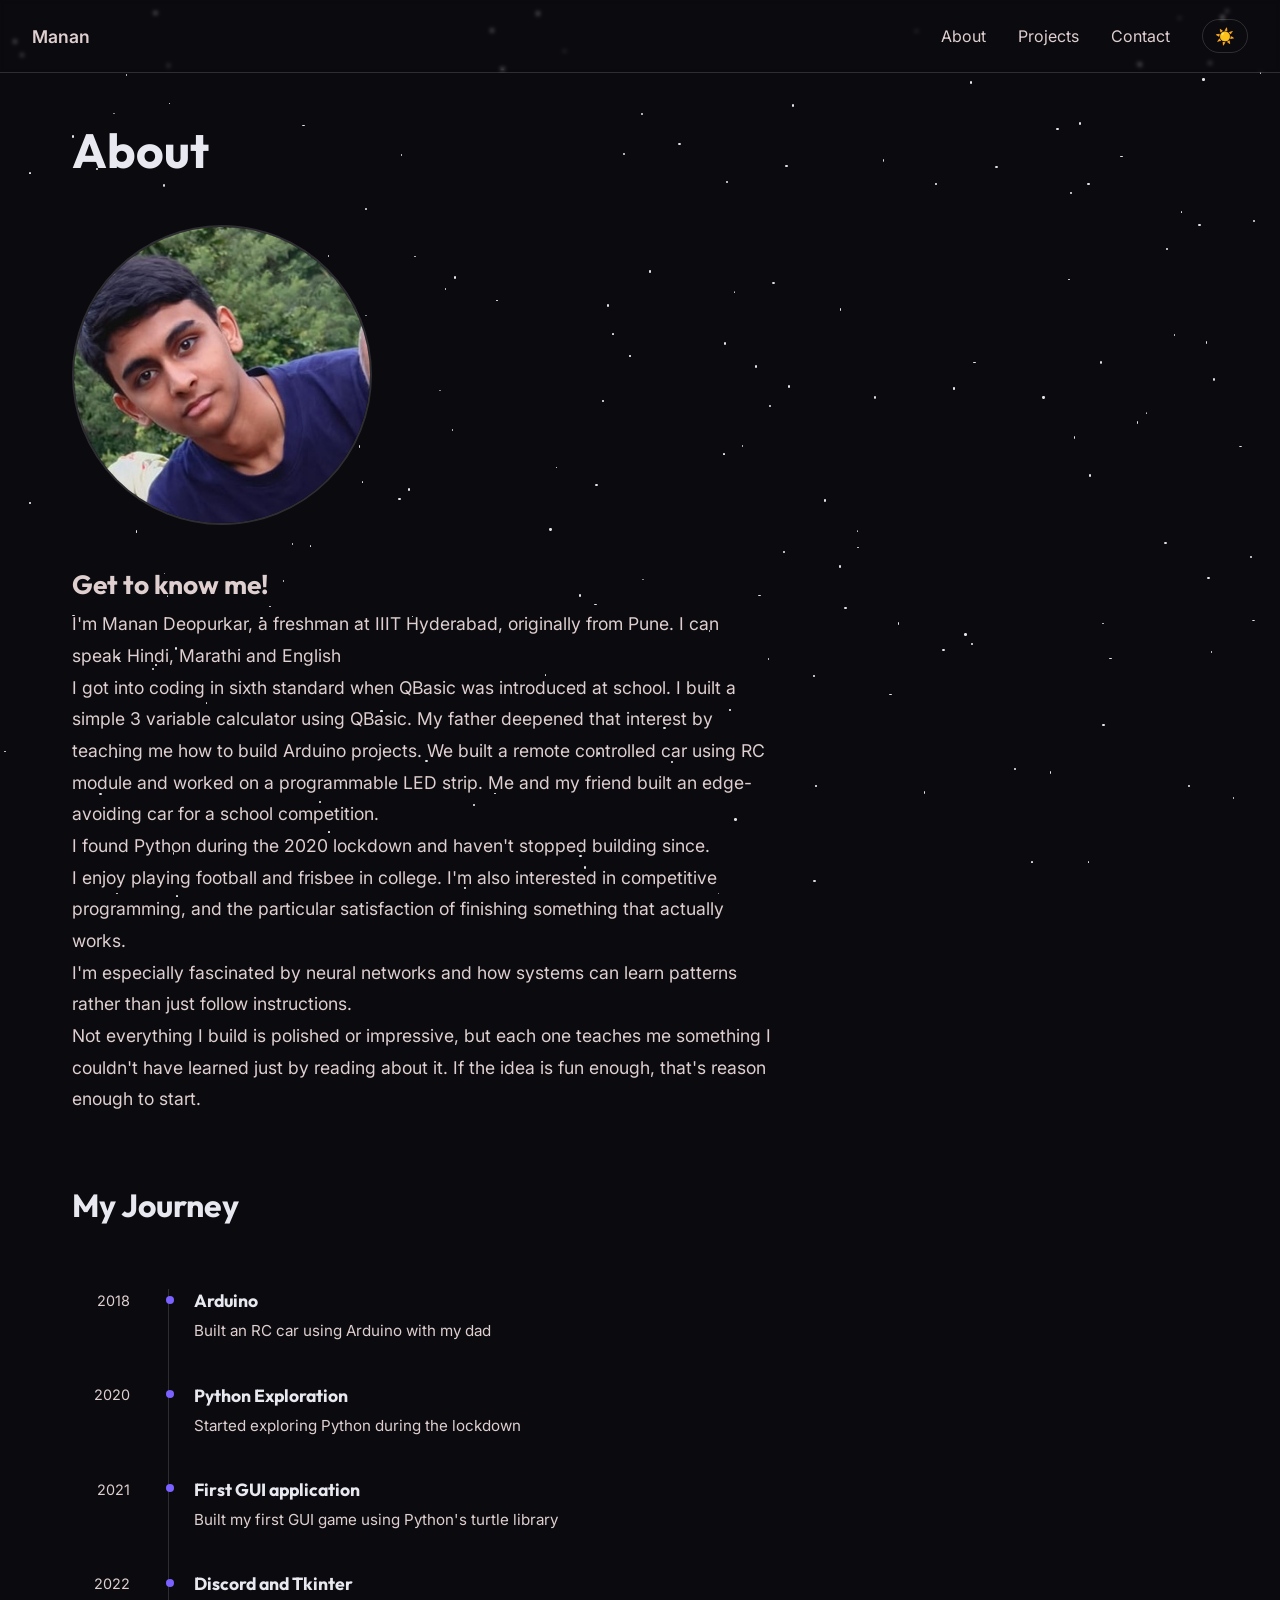
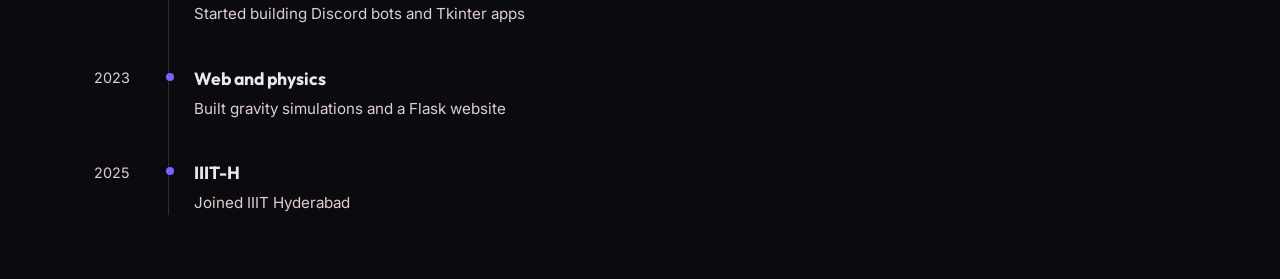
<file: html/about.html>
<!DOCTYPE html>
<html lang="en">

<head>
    <meta charset="UTF-8">
    <meta name="viewport" content="width=device-width, initial-scale=1.0">
    <meta name="description" content="About me">
    <title>About</title>
    <link rel="stylesheet" href="../style.css">
</head>

<body>
    <div id="starfield" class="starfield"></div>
    <nav>
        <ul>
            <li><a href="../index.html">Manan</a></li>
            <li><a href="about.html">About</a></li>
            <li><a href="projects.html">Projects</a></li>
            <li><a href="contact.html">Contact</a></li>
            <li><button id="theme-toggle">☀️</button></li>
        </ul>
    </nav>

    <main>
        <h1>About</h1>
        <img src="../images/pfp.jpg" alt="Manan Deopurkar" class="pfp">
        <section id="personal-statement">
            <h2>Get to know me!</h2>
            <p>I'm Manan Deopurkar, a freshman at IIIT Hyderabad, originally from Pune. I can speak Hindi, Marathi and English </p>
            <p>I got into coding in sixth standard when QBasic was introduced at school. I built a simple 3 variable calculator using QBasic. My father deepened that interest by teaching me how to build Arduino projects. We built a remote controlled car using RC module and worked on a programmable LED strip. Me and my friend built an edge-avoiding car for a school competition. </p>
            <p>I found Python during the 2020 lockdown and haven't stopped building since.</p>
            <p>I enjoy playing football and frisbee in college. I'm also interested in competitive programming, and the particular satisfaction of finishing something that actually works.</p>
            <p>I'm especially fascinated by neural networks and how systems can learn patterns rather than just follow instructions.</p>
            <p>Not everything I build is polished or impressive, but each one teaches me something I couldn't have learned just by reading about it. If the idea is fun enough, that's reason enough to start.</p>
        </section>
        <section id="timeline">
            <h2>My Journey</h2>
            <ul class="timeline-list">
                <li class="timeline-item">
                    <span class="timeline-year">2018</span>
                    <div class="timeline-content">
                        <h3>Arduino</h3>
                        <p>Built an RC car using Arduino with my dad</p>
                    </div>
                </li>
                <li class="timeline-item">
                    <span class="timeline-year">2020</span>
                    <div class="timeline-content">
                        <h3>Python Exploration</h3>
                        <p>Started exploring Python during the lockdown</p>
                    </div>
                </li>
                <li class="timeline-item">
                    <span class="timeline-year">2021</span>
                    <div class="timeline-content">
                        <h3>First GUI application</h3>
                        <p>Built my first GUI game using Python's turtle library</p>
                    </div>
                </li>
                <li class="timeline-item">
                    <span class="timeline-year">2022</span>
                    <div class="timeline-content">
                        <h3>Discord and Tkinter</h3>
                        <p>Started building Discord bots and Tkinter apps</p>
                    </div>
                </li>
                <li class="timeline-item">
                    <span class="timeline-year">2023</span>
                    <div class="timeline-content">
                        <h3>Web and physics</h3>
                        <p>Built gravity simulations and a Flask website</p>
                    </div>
                </li>
                <li class="timeline-item">
                    <span class="timeline-year">2025</span>
                    <div class="timeline-content">
                        <h3>IIIT-H</h3>
                        <p>Joined IIIT Hyderabad</p>
                    </div>
                </li>
            </ul>
        </section>
    </main>
    <script src="../js/starfield.js"></script>
    <script src="../js/theme.js"></script>
</body>

</html>
</file>
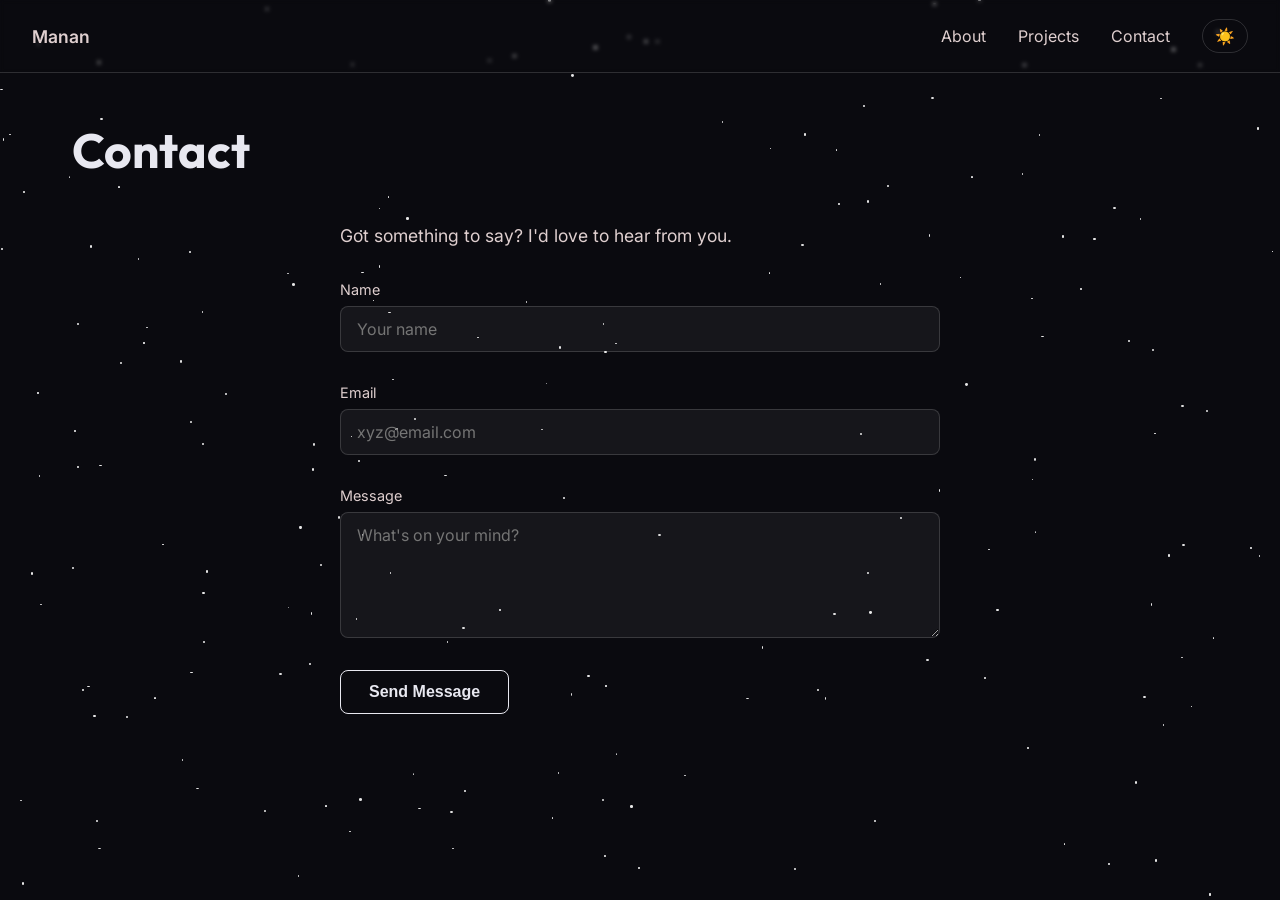
<file: html/contact.html>
<!DOCTYPE html>
<html lang="en">

<head>
    <meta charset="UTF-8">
    <meta name="viewport" content="width=device-width, initial-scale=1.0">
    <meta name="description" content="Get in touch">
    <title>Contact</title>
    <link rel="stylesheet" href="../style.css">
</head>

<body>
    <div id="starfield" class="starfield"></div>
    <nav>
        <ul>
            <li><a href="../index.html">Manan</a></li>
            <li><a href="about.html">About</a></li>
            <li><a href="projects.html">Projects</a></li>
            <li><a href="contact.html">Contact</a></li>
            <li><button id="theme-toggle">☀️</button></li>
        </ul>
    </nav>

    <main>
        <h1>Contact</h1>
        <div class="contact-content">
            <p class="subtitle">Got something to say? I'd love to hear from you.</p>

            <form id="contact-form">
                <div class="form-group">
                    <label for="name">Name</label>
                    <input type="text" id="name" placeholder="Your name">
                    <span class="error" id="name-error"></span>
                </div>
                <div class="form-group">
                    <label for="email">Email</label>
                    <input type="email" id="email" placeholder="xyz@email.com">
                    <span class="error" id="email-error"></span>
                </div>
                <div class="form-group">
                    <label for="message">Message</label>
                    <textarea id="message" rows="5" placeholder="What's on your mind?"></textarea>
                    <span class="error" id="message-error"></span>
                </div>
                <button type="submit">Send Message</button>
            </form>

            <div id="confirmation" class="hidden">
                <h2>Message sent! 🎉</h2>
                <p>Thanks for reaching out, I'll get back to you soon.</p>
            </div>
        </div>
    </main>

    <script src="../js/starfield.js"></script>
    <script src="../js/contact.js"></script>
    <script src="../js/theme.js"></script>

</body>

</html>
</file>
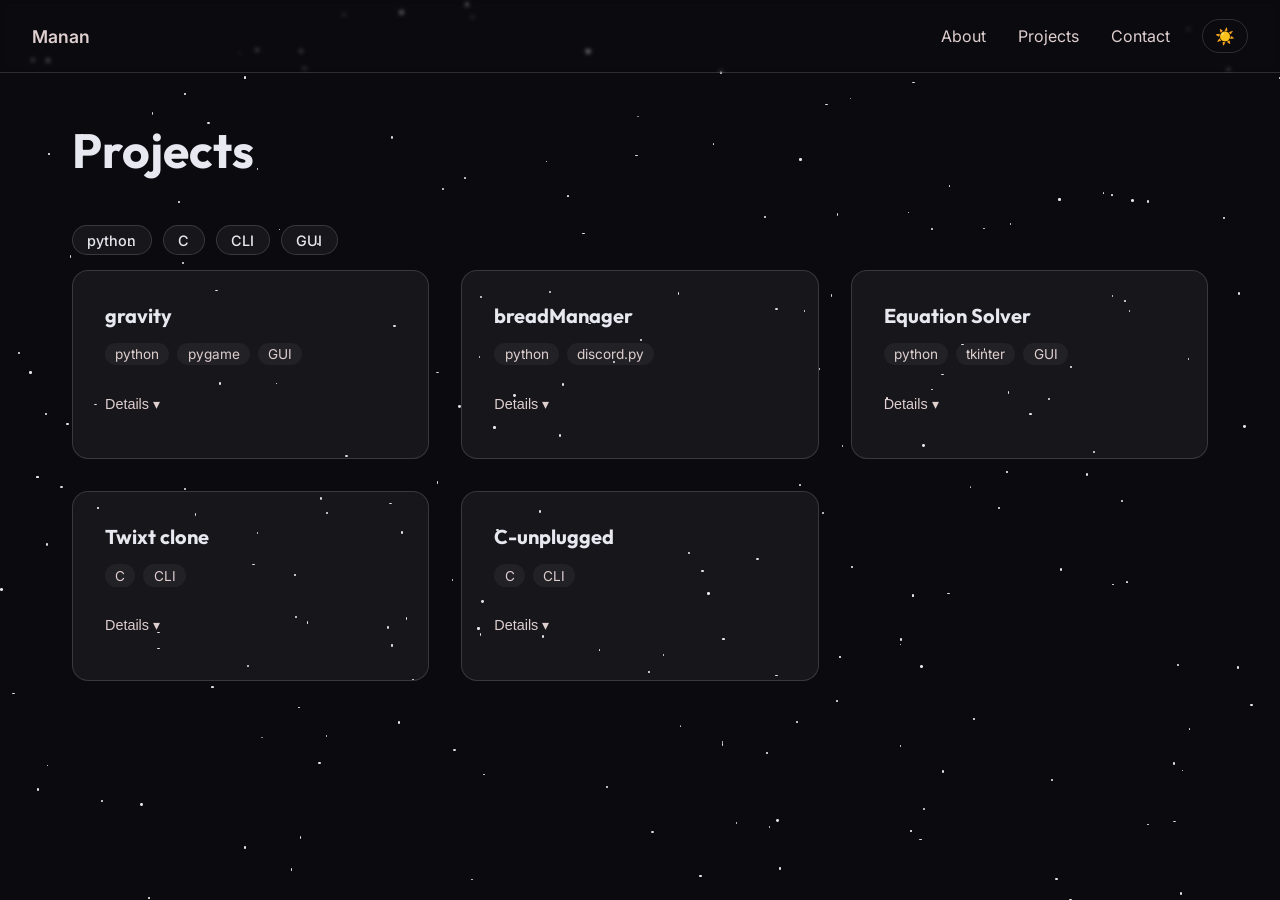
<file: html/projects.html>
<!DOCTYPE html>
<html lang="en">

<head>
    <link rel="stylesheet" href="../style.css">
    <meta charset="UTF-8">
    <meta name="viewport" content="width=device-width, initial-scale=1.0">
    <meta name="description" content="A collection of my software engineering projects.">
    <title>Projects</title>
</head>

<body>
    <div id="starfield" class="starfield"></div>
    <nav>
        <ul>
            <li><a href="../index.html">Manan</a></li>
            <li><a href="about.html">About</a></li>
            <li><a href="projects.html">Projects</a></li>
            <li><a href="contact.html">Contact</a></li>
            <li><button id="theme-toggle">☀️</button></li>
        </ul>
    </nav>
    <main>
        <h1>Projects</h1>
        <button class="tag-button" data-tag="python">python</button>
        <button class="tag-button" data-tag="C">C</button>
        <button class="tag-button" data-tag="CLI">CLI</button>
        <button class="tag-button" data-tag="GUI">GUI</button>
        
        <div class="projects-grid" id="projects-grid">

            <div class="project-card" data-tags="python pygame GUI">
                <a class="project-link" href="https://github.com/Manan-200/gravity" target="_blank">
                    <h2>gravity</h2>
                    <div class="tags">
                        <span class="tag">python</span>
                        <span class="tag">pygame</span>
                        <span class="tag">GUI</span>
                    </div>
                </a>
                <button class="desc-toggle" aria-expanded="false">Details ▾</button>
                <div class="project-desc">
                    <p>Gravity is a real-time n-body gravitational simulator built with Pygame. It simulates the gravitational pull between up to 300 bodies simultaneously, letting you watch emergent orbital patterns form in real time. I built it because I was fascinated by how simple physics rules produce complex, unpredictable behaviour and it was a good excuse to learn Pygame. The main tradeoff was performance: the simulation runs an O(n²) calculation on every frame, checking every body against every other. With 300 bodies this gets expensive fast. If I were building it again I'd use NumPy to vectorise the force calculations, which would give a significant speedup without changing the physics.</p>
                </div>
            </div>

            <div class="project-card" data-tags="python discord.py">
                <a class="project-link" href="https://github.com/Manan-200/dcBots" target="_blank">
                    <h2>breadManager</h2>
                    <div class="tags">
                        <span class="tag">python</span>
                        <span class="tag">discord.py</span>
                    </div>
                </a>
                <button class="desc-toggle" aria-expanded="false">Details ▾</button>
                <div class="project-desc">
                    <p>breadManager is a Discord economy bot where members of a server can earn, gamble, and steal each other's breads. It has commands for gambling your balance, robbing other users, and checking the leaderboard. I built it because I wanted my friend group's server to have something fun and custom rather than a generic bot. The biggest technical mistake I made was storing all user data in a JSON file — it worked fine at first but quickly became messy to manage and error-prone when multiple operations happened at once. If I rebuilt it today I'd use MongoDB which I learnt recently.</p>
                </div>
            </div>

            <div class="project-card" data-tags="python tkinter GUI">
                <a class="project-link" href="https://github.com/Manan-200/equationSolver" target="_blank">
                    <h2>Equation Solver</h2>
                    <div class="tags">
                        <span class="tag">python</span>
                        <span class="tag">tkinter</span>
                        <span class="tag">GUI</span>
                    </div>
                </a>
                <button class="desc-toggle" aria-expanded="false">Details ▾</button>
                <div class="project-desc">
                    <p>Equation Solver is a desktop GUI application that solves systems of equations with up to three variables. You enter your equations through a clean interface and the app finds the solution. I built it out of frustration — solving three-variable systems by hand is tedious and error-prone. The core limitation is that it uses brute force: it iterates through a range of possible values and checks which combination satisfies all equations. This means the solution range is limited and the approach is inefficient. I'm still confused on how I would optimize it further.</p>
                </div>
            </div>

            <div class="project-card" data-tags="C CLI">
                <a class="project-link" href="" target="_blank">
                    <h2>Twixt clone</h2>
                    <div class="tags">
                        <span class="tag">C</span>
                        <span class="tag">CLI</span>
                    </div>
                </a>
                <button class="desc-toggle" aria-expanded="false">Details ▾</button>
                <div class="project-desc">
                    <p>A functional clone of the board game Twixt, built in pure C. The win condition is checked using a depth-first search algorithm that traces whether a player has formed a connected path across the board. I built it as a Computer Programming assignment and it was my first time implementing a graph algorithm in C. It works correctly but the code is not optimised as the DFS runs on every move rather than only on the affected region of the board, which is wasteful. I didn't know enough at the time to optimise it, but now I'd look into incremental graph traversal to avoid redundant checks.</p>
                </div>
            </div>

            <div class="project-card" data-tags="C CLI">
                <a class="project-link" href="" target="_blank">
                    <h2>C-unplugged</h2>
                    <div class="tags">
                        <span class="tag">C</span>
                        <span class="tag">CLI</span>
                    </div>
                </a>
                <button class="desc-toggle" aria-expanded="false">Details ▾</button>
                <div class="project-desc">
                    <p>C-Unplugged is a CLI application built in pure C that simulates a music player — it "plays" songs by displaying their title in the terminal, with controls to skip, go back, and browse a playlist. I built it as a Computer Programming assignment specifically to understand how linked lists work in practice. Every song in the playlist is a node in a doubly linked list, so navigating forward and backward maps directly to traversing next and previous pointers. It's a simple project but a bit challenging in pure C.</p>
                </div>
            </div>

        </div>
    </main>
    <script src="../js/starfield.js"></script>
    <script src="../js/theme.js"></script>
    <script src="../js/projects.js"></script>
</body>

</html>
</file>
<file: style.css>
@import url('https://fonts.googleapis.com/css2?family=Outfit:wght@400;600;700&family=Inter:wght@400;500;600&display=swap');

/* ================= VARIABLES & THEMES ================= */
:root {
    --font-display: 'Outfit', sans-serif;
    --font-body: 'Inter', sans-serif;
    
    --color-white: #ffffff;
    --color-bg: #0a0a0f;
    --color-text: #e8e8f0;
    --color-text-transparent: rgba(232, 232, 240, 0);
    --color-star: #ffffff;
    --color-muted: #dfcfcf;
    --color-accent: #7B61FF;
    --color-surface: rgba(255, 255, 255, 0.05);
    --color-border: rgba(255, 255, 255, 0.15);
    --color-border-hover: rgba(255, 255, 255, 0.3);
    --color-focus: rgba(255, 255, 255, 0.4);
    --color-surface-hover: rgba(255, 255, 255, 0.08);
    --color-error: #ff6b6b;

    --text-xs: 0.85rem;
    --text-sm: 0.9rem;
    --text-base: 1rem;
    --text-md: 1.1rem;
    --text-lg: 1.25rem;
    --text-xl: 2rem;
    --text-2xl: 3rem;
    --text-3xl: 4rem;

    --space-xs: 0.5em;
    --space-sm: 1em;
    --space-md: 2em;
    --space-lg: 4em;
}

[data-theme="light"] {
    --color-bg: #f5f5f0;
    --color-text: #111111;
    --color-text-transparent: rgba(17, 17, 17, 0);
    --color-star: #000000;
    --color-muted: #3d3c3c;
    --color-accent: #5B41FF;
    --color-border-hover: rgba(0, 0, 0, 0.3);
    --color-focus: rgba(0, 0, 0, 0.4);
    --color-surface-hover: rgba(0, 0, 0, 0.08);
    --color-surface: rgba(0, 0, 0, 0.05);
    --color-border: rgba(0, 0, 0, 0.15);
}

/* ================= RESET & GENERAL ================= */
* {
    margin: 0;
    padding: 0;
    box-sizing: border-box;
}

.pfp {
    width: 300px;
    height: 300px;
    border-radius: 50%;
    object-fit: cover;
    border: 2px solid var(--color-border);
    margin-bottom: var(--space-md);
}

html {
    font-family: var(--font-body);
}

h1, h2, h3, h4, h5, h6 {
    font-family: var(--font-display);
}

body {
    background-color: var(--color-bg);
    color: var(--color-text);
    transition: background-color 400ms ease, color 400ms ease;
}

.hidden {
    display: none !important;
}

.highlight {
    color: var(--color-accent);
    text-decoration: underline;
    text-underline-offset: 6px;
}

.subtitle {
    color: var(--color-muted);
    font-size: var(--text-md);
    margin-bottom: var(--space-md);
}

/* ================= BACKGROUND ================= */
.starfield {
    position: fixed;
    top: 0;
    left: 0;
    width: 100%;
    height: 100%;
    z-index: -1;
    background: var(--color-bg);
    overflow: hidden;
    transition: background-color 400ms ease;
}

.star {
    position: absolute;
    background: var(--color-star);
    border-radius: 50%;
    animation: twinkle var(--dur) ease-in-out infinite alternate,
               drift var(--drift) linear infinite;
    opacity: 0.9;
}

[data-theme="light"] .star {
    background: var(--color-star);
}

.meteor {
    position: absolute;
    width: 120px;
    height: 2px;
    background: linear-gradient(to right, var(--color-text-transparent), var(--color-text));
    border-radius: 2px;
    transform-origin: right center;
    transform: rotate(35deg);
    animation: shoot var(--speed) linear var(--delay) infinite;
}

[data-theme="light"] .meteor {
    background: linear-gradient(to right, var(--color-text-transparent), var(--color-text));
}

/* ================= NAV ================= */
nav {
    padding: 1.2em 2em;
    display: flex;

    position: fixed;
    top: 0;
    left: 0;
    width: 100%;

    background: transparent;
    backdrop-filter: blur(2px);

    border-bottom: 1px solid var(--color-border);

    z-index: 100;
}

nav ul {
    display: flex;
    list-style: none;
    gap: 2em;
    align-items: center;
    width: 100%;
}

nav li:first-child {
    margin-right: auto;
    font-weight: 600;
    font-size: var(--text-md);
}

#theme-toggle {
    background: none;
    border: 1px solid var(--color-border);
    color: var(--color-text);
    padding: 0.4em 0.75em;
    border-radius: 2em;
    cursor: pointer;
    font-size: var(--text-base);
    transition: all 400ms ease;
}

@media (max-width: 600px) {
    nav {
        padding: 1em 1em;
    }
    nav ul {
        gap: 0.8em;
    }
    nav li:not(:first-child) {
        font-size: var(--text-sm);
    }
    #theme-toggle {
        padding: 0.3em 0.5em;
        font-size: var(--text-sm);
    }
}

/* ================= LINKS ================= */
nav a {
    text-decoration: none;
    color: var(--color-muted);
    position: relative;

    transition: color 0.2s ease;
}

nav a:hover {
    color: var(--color-text);
}

/* subtle underline animation */
nav a::after {
    content: "";
    position: absolute;
    left: 0;
    bottom: -4px;

    width: 0;
    height: 1px;

    background: var(--color-border-hover);
    transition: width 0.25s ease;
}

nav a:hover::after {
    width: 100%;
}

/* ================= HERO SECTION ================= */

header {
    display: flex;
    align-items: center;
    justify-content: center;

    width: 100%;
    min-height: 100vh;

    padding: 0;
}

header .text-container {
    padding: 0 var(--space-md);
}

h1 {
    font-size: var(--text-3xl);
    line-height: 1.1;
    margin-bottom: 0.4em;
}

header p {
    font-size: var(--text-lg);
    color: var(--color-muted);
    margin-bottom: var(--space-md);
    max-width: 500px;
}

#typed-text {
    font-size: var(--text-lg);
    display: inline-block;
    min-width: 16ch;
    color: var(--color-accent);
}

#typed-text::after {
    content: "|";
    animation: blink 700ms step-end infinite;
}

.hero-item {
    opacity: 0;
    transform: translateY(25px);
    
    animation-name: fadeUp;
    animation-duration: 0.8s;
    animation-timing-function: cubic-bezier(0.16, 1, 0.3, 1);
    animation-fill-mode: forwards;
}

.delay-1 { animation-delay: 0.15s; }
.delay-2 { animation-delay: 0.3s; }
.delay-3 { animation-delay: 0.45s; }
.delay-4 { animation-delay: 0.6s; }

/* ================= CTA BUTTON ================= */
.cta-button {
    position: relative;
    z-index: 10;
    display: inline-block;
    text-decoration: none;
    color: var(--color-text);
    background-color: var(--color-surface);
    padding: 0.75em 1.75em;
    border-radius: 0.5em;
    font-weight: 600;
    border: 1px solid var(--color-border);
    
    /* only transition color properties, NOT transform */
    transition:
        background-color 0.25s ease,
        color 0.25s ease,
        border-color 0.25s ease;
}

.cta-button:hover {
    background-color: var(--color-text);
    color: var(--color-bg);
    border-color: var(--color-text);
    animation: spring-pop 0.5s ease forwards;
}

.cta-button:focus-visible {
    outline: none;
    box-shadow: 0 0 0 3px var(--color-focus);
}
.cta-button:active {
    transform: translateY(-2px) scale(1.05);
    transition-duration: 0.1s;
}

/* ================= PROJECTS & MAIN ================= */
main {
    width: min(75em, 100%);
    margin: calc(var(--space-lg) + 60px) auto var(--space-lg);
    padding: 0 var(--space-md);
}

main h1 {
    font-size: var(--text-2xl);
    margin-bottom: var(--space-sm);
}

.projects-grid {
    display: grid;
    grid-template-columns: 1fr;
    gap: var(--space-md);
}

/* Tablet */
@media (min-width: 768px) {
    .projects-grid {
        grid-template-columns: repeat(2, 1fr);
    }
}

/* Desktop — clean adaptive layout */
@media (min-width: 1024px) {
    .projects-grid {
        grid-template-columns: repeat(auto-fit, minmax(300px, 1fr));
        align-items: start; /* IMPORTANT: prevents stretching */
    }
}

.project-card {
    background-color: var(--color-surface);
    border: 1px solid var(--color-border);
    border-radius: 1em;
    padding: var(--space-md);
    align-self: start;
    transition: transform 400ms cubic-bezier(0.34, 1.56, 0.64, 1), 
                background-color 200ms ease, 
                border-color 200ms ease;
}

.project-card:hover {
    border-color: var(--color-border-hover);
    background-color: var(--color-surface-hover);
    transform: translateY(-6px);
}

.project-desc {
    max-height: 0;
    opacity: 0;
    overflow: hidden;
    margin-top: 0;
    transition: max-height 400ms ease, margin-top 400ms ease, opacity 400ms ease; 
}

.project-card.open .project-desc {
    max-height: 1000px;
    margin-top: var(--space-xs);
    opacity: 1;
}

.desc-toggle {
    background-color: transparent;
    border: none;
    color: var(--color-muted);
    cursor: pointer;
    font-size: var(--text-sm);
    padding: 0.5em 0;
    margin: var(--space-xs) 0;
    font-weight: 500;
    transition: all 200ms ease;
}

.desc-toggle:hover {
    opacity: 0.8;
}

.project-link {
    text-decoration: none;
    color: inherit;
    display: block;
}

.project-link:hover h2 {
    text-decoration: underline;
}

.project-card h2 {
    font-size: var(--text-lg);
    margin-bottom: 0.75em;
}

/* ================= TAGS & LABELS ================= */
.tags {
    display: flex;
    gap: var(--space-xs);
    flex-wrap: wrap;
    margin-bottom: var(--space-sm);
}

.tag {
    background-color: var(--color-surface);
    padding: 0.25em 0.75em;
    border-radius: 2em;
    font-size: var(--text-xs);
    color: var(--color-muted);
}

.tag-button {
    background-color: var(--color-surface);
    border: 1px solid var(--color-border);
    color: var(--color-text);
    padding: 0.4em 1em;
    border-radius: 2em;
    font-size: var(--text-sm);
    cursor: pointer;
    margin-right: var(--space-xs);
    margin-bottom: var(--space-sm);
    transition: all 200ms ease;
    font-family: inherit;
    font-weight: 500;
}

.tag-button:hover {
    border-color: var(--color-border-hover);
    background-color: var(--color-surface-hover);
}

.tag-button.active {
    border-color: var(--color-accent);
    background-color: var(--color-surface);
    color: var(--color-accent);
    font-weight: 600;
}

.tag-button:active {
    background-color: var(--color-accent);
    border-color: var(--color-accent);
    color: var(--color-white);
}

/* ================= CONTACT FORM ================= */
.contact-content {
    max-width: 600px;
    margin: 0 auto;
}

#personal-statement {
    max-width: 700px;
    margin-bottom: var(--space-lg);
    line-height: 1.8;
    color: var(--color-muted);
    font-size: var(--text-md);
}

form {
    max-width: 600px;
    display: flex;
    flex-direction: column;
    gap: 1.5em;
}

.form-group {
    display: flex;
    flex-direction: column;
    gap: var(--space-xs);
}

label {
    font-size: var(--text-sm);
    color: var(--color-muted);
}

input,
textarea {
    background-color: var(--color-surface);
    border: 1px solid var(--color-border);
    border-radius: 0.5em;
    padding: 0.75em 1em;
    color: var(--color-text);
    font-family: inherit;
    font-size: var(--text-base);
}

input:focus,
textarea:focus {
    outline: none;
    border-color: var(--color-focus);
    box-shadow: 0 0 0 3px var(--color-surface-hover);
}

.error {
    color: var(--color-error);
    font-size: var(--text-xs);
}

button[type="submit"] {
    align-self: flex-start;
    background-color: transparent;
    color: var(--color-text);
    border: 1px solid var(--color-text);
    padding: 0.75em 1.75em;
    border-radius: 0.5em;
    font-size: var(--text-base);
    font-weight: 600;
    cursor: pointer;
}

button[type="submit"]:hover {
    background-color: var(--color-text);
    color: var(--color-bg);
    transition: all 200ms ease;
}

#confirmation {
    margin-top: var(--space-md);
    display: inline-block;
    padding: 1em 1.5em;
    border: 1px solid var(--color-border);
    border-radius: 1em;
    background-color: var(--color-surface);
}

#confirmation h2 {
    font-size: var(--text-base);
    margin-bottom: 0.4em;
    font-weight: normal;
    color: var(--color-text);
}

#confirmation p {
    color: var(--color-muted);
    font-size: var(--text-xs);
}

/* ================= TIMELINE ================= */
#timeline h2 {
    font-size: var(--text-xl);
    margin-bottom: var(--space-md);
}

.timeline-list {
    list-style: none;
    position: relative;
    max-width: 700px;
}

.timeline-list::before {
    content: "";
    position: absolute;
    left: 6em;
    top: 0;
    bottom: 0;
    width: 1px;
    background-color: var(--color-border);
}

.timeline-item {
    display: flex;
    gap: var(--space-md);
    margin-bottom: 2.5em;
    position: relative;
}

.timeline-year {
    min-width: 4em;
    text-align: right;
    color: var(--color-muted);
    font-size: var(--text-sm);
    padding-top: 0.2em;
}

.timeline-content {
    padding-left: var(--space-md);
}

.timeline-content h3 {
    font-size: var(--text-md);
    margin-bottom: 0.4em;
}

.timeline-content p {
    color: var(--color-muted);
    font-size: 0.95rem;
    line-height: 1.6;
}

.timeline-item::before {
    content: "";
    position: absolute;
    left: 5.85em;
    top: 0.4em;
    width: 8px;
    height: 8px;
    border-radius: 50%;
    background-color: var(--color-accent);
}

/* ================= KEYFRAMES ================= */
@keyframes fadeUp {
    0% {
        opacity: 0;
        transform: translateY(25px);
    }
    100% {
        opacity: 1;
        transform: translateY(0);
    }
}

@keyframes blink {
    0%, 100% { opacity: 1; }
    50% { opacity: 0; }
}

@keyframes twinkle {
    from { opacity: var(--min-op); transform: scale(1); }
    to   { opacity: 1; transform: scale(1.4); }
}

@keyframes drift {
    from { transform: translateY(0); }
    to   { transform: translateY(100vh); }
}

@keyframes shoot {
    0%   { opacity: 0; transform: rotate(35deg) translateX(0); }
    5%   { opacity: 1; }
    80%  { opacity: 1; }
    100% { opacity: 0; transform: rotate(35deg) translateX(2000px); }
}

@keyframes spring-pop {
    0%   { transform: translateY(0)    scale(1);    }
    30%  { transform: translateY(-4px) scale(1.03); }
    55%  { transform: translateY(-1px) scale(1.03); }
    80%  { transform: translateY(-3px) scale(1.03); }
    100% { transform: translateY(-2px) scale(1.03); }
}

/* ================= REDUCED MOTION ================= */
/* 
    Accessibility: Handled preferences for reduced motion (e.g., for users with vestibular disorders).
    - Hero animations and spring-pop are disabled so elements snap strictly to end states.
    - Background stars and meteors are paused or hidden to avoid distracting/nausea-inducing movement.
    - The transition curve on project/skill cards remains, but users won't see large keyframe sweeps.
*/
@media (prefers-reduced-motion: reduce) {
    .hero-item { animation: none; opacity: 1; transform: none; }
    .cta-button:hover { animation: none; }
    .star { animation: none; opacity: 0.5; }
    .meteor { display: none; }
}
</file>
